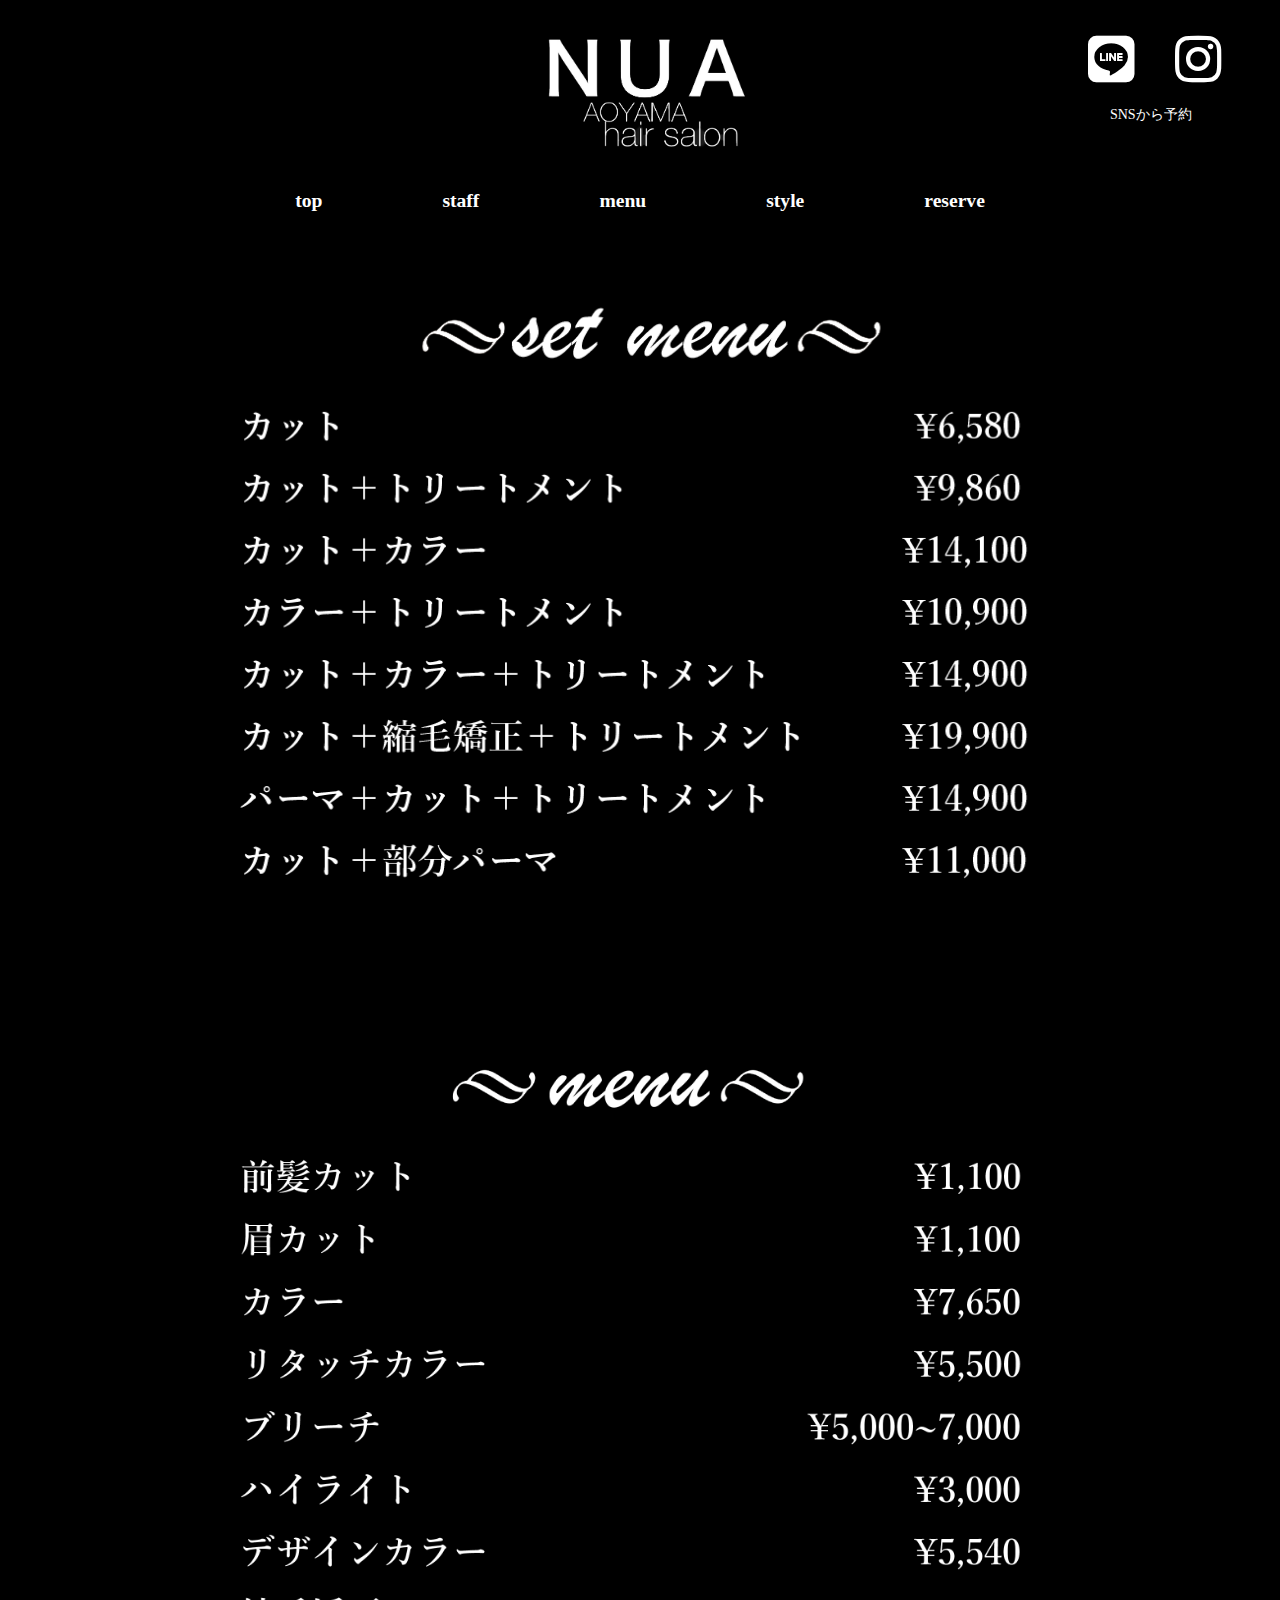
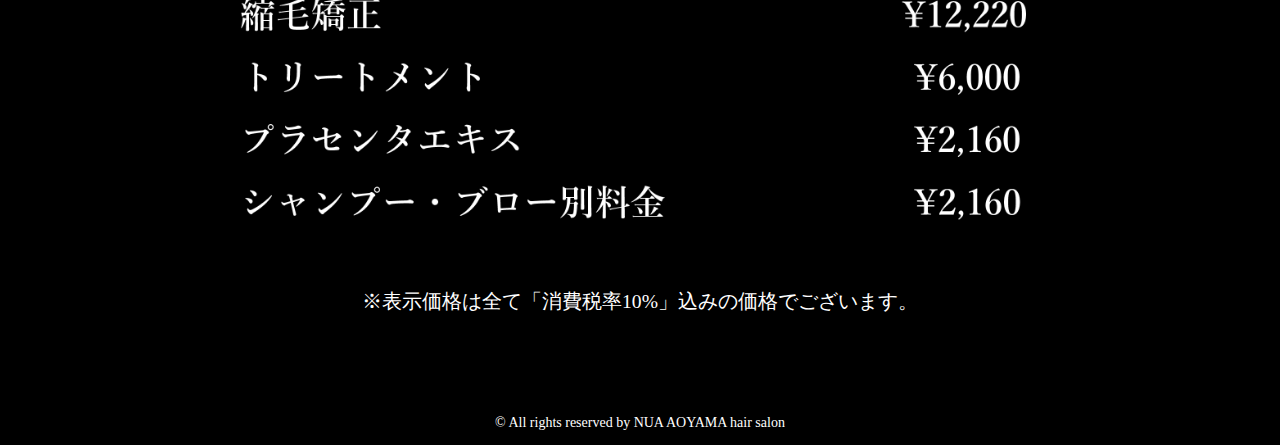
<file: menu.html>
<html>
  <head>
    <meta charset="UTF-8">
    <meta name="viewport" content="width=device-width, initial-scale=1.0">
    <title>yamaki style</title>
    <link rel="stylesheet" href="index.css">
    <link rel="stylesheet" href="menu.css">
    <link href="https://use.fontawesome.com/releases/v5.15.1/css/all.css" rel="stylesheet">
    <script src="top.js"></script>
  </head>
  <body>
    <header>
      <div class="header">
        <div class="header-left">
          <a href="index.html"><img src="images/logo-image1.png" class="logo"></a>
        </div>
        <div class="header-right">
          <div class="sns">
            <a href="https://line.me/ti/p/xdRO9kkG8H"><i class="fab fa-line fa-4x"></i></a>
            <a href="https://instagram.com/yamaki161?utm_medium=copy_link"><span class="insta"><i class="fab fa-instagram fa-4x"></i></span></a>
          </div>
          <p>SNSから予約</p>
        </div>
      </div>
      <div class="navigation">
        <ul class="nav">
          <li><a href="index.html">top</a></li>
          <li><a href="staff.html">staff</a></li>
          <li><a href="menu.html">menu</a></li>
          <li><a href="style.html">style</a></li>
          <li><a href="reserve.html">reserve</a></li>
        </ul>
      </div>
    </header>

    <div class="menus">
      <img src="images/menu1.png" class="menu">
      <img src="images/menu2.png" class="menu">
      <p>※表示価格は全て「消費税率10%」込みの価格でございます。</p>
    </div>
    <footer>
      <p>© All rights reserved by NUA AOYAMA hair salon</p>
    </footer>
    
  </body>
</html>
</file>
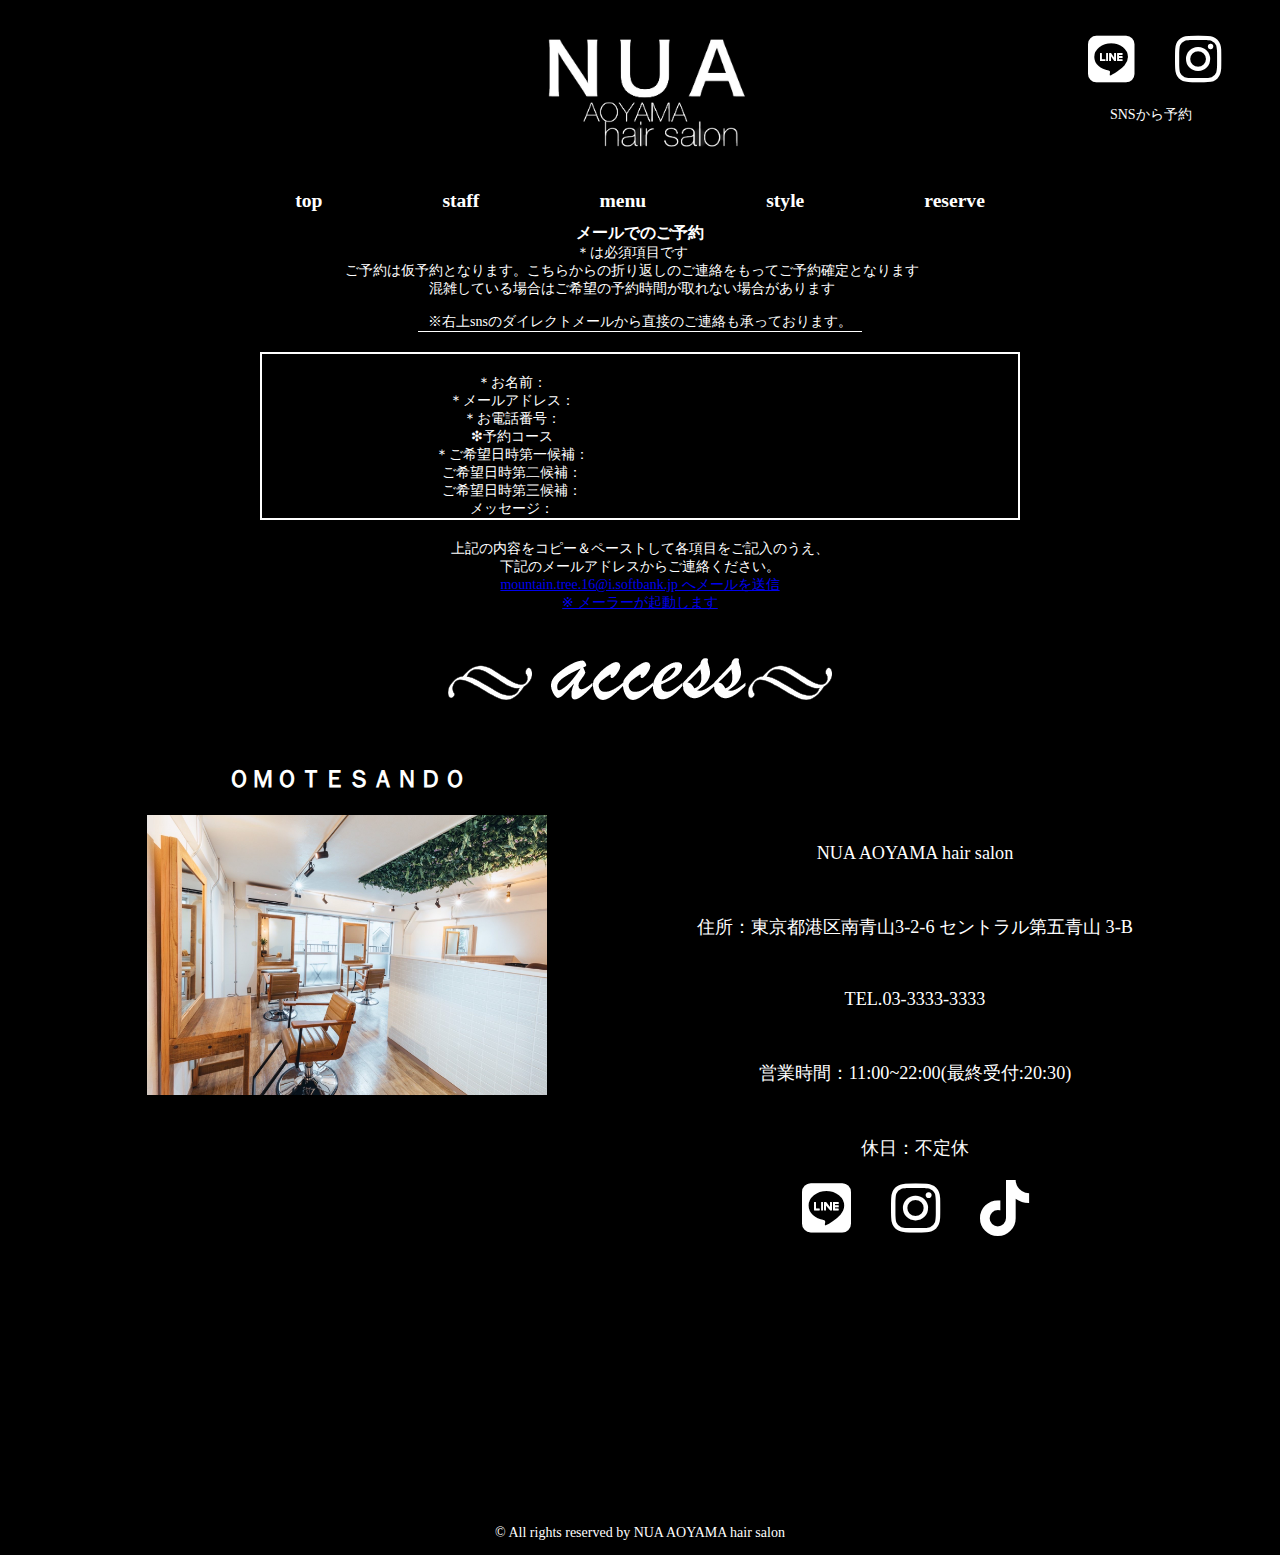
<file: reserve.html>
<html>
  <head>
    <meta charset="UTF-8">
    <meta name="viewport" content="width=device-width, initial-scale=1.0">
    <title>nua hair</title>
    <link rel="stylesheet" href="index.css">
    <link rel="stylesheet" href="reserve.css">
    <link href="https://use.fontawesome.com/releases/v5.15.1/css/all.css" rel="stylesheet">
    <link href="https://cdn.jsdelivr.net/npm/bootstrap@5.0.0-beta1/dist/css/bootstrap.min.css" rel="stylesheet" integrity="sha384-giJF6kkoqNQ00vy+HMDP7azOuL0xtbfIcaT9wjKHr8RbDVddVHyTfAAsrekwKmP1" crossorigin="anonymous">
  </head>
  <body>
    <header>
      <div class="header">
        <div class="header-left">
          <a href="index.html"><img src="images/logo-image1.png" class="logo"></a>
        </div>
        <div class="header-right">
          <div class="sns">
            <a href="https://line.me/ti/p/xdRO9kkG8H"><i class="fab fa-line fa-4x"></i></a>
            <a href="https://instagram.com/yamaki161?utm_medium=copy_link"><span class="insta"><i class="fab fa-instagram fa-4x"></i></span></a>
          </div>
          <p>SNSから予約</p>
        </div>
      </div>
      <div class="navigation">
        <ul class="nav">
          <li><a href="index.html" class="top">top</a></li>
          <li><a href="staff.html">staff</a></li>
          <li><a href="menu.html">menu</a></li>
          <li><a href="style.html">style</a></li>
          <li><a href="reserve.html">reserve</a></li>
        </ul>
      </div>
    </header>
  
    <section class="py-5">
      <h3 class="text-center font-weight-bold mb-5" id="net-reservation">メールでのご予約</h3>

      <ul>
        <li>＊は必須項⽬です</li>
        <li>ご予約は仮予約となります。こちらからの折り返しのご連絡をもってご予約確定となります</li>
        <li>混雑している場合はご希望の予約時間が取れない場合があります</li>
      </ul>
      
      <p class="careful">※右上snsのダイレクトメールから直接のご連絡も承っております。</p>

      <div class="mail">
        <p class="name">＊お名前：</p>
        <p class="email">＊メールアドレス：</p>
        <p class="tel">＊お電話番号：</p>
        <p class="course">❇︎予約コース</p>
        <p class="name">＊ご希望日時第一候補：</p>
        <p class="name">ご希望日時第二候補：</p>
        <p class="name">ご希望日時第三候補：</p>
        <p class="messeage">メッセージ：</p>
      </div>

      <!-- <form method="POST" class="border p-3 p-md-5 mb-5" action="mailto:manabuokubo0707@gmail.com">

        <div class="mb-3 row align-items-center">
          <label for="Subject" class="col-sm-2 col-form-label">ご用件＊</label>
          <div class="col-sm-10">
            <div class="form-check form-check-inline">
              <input type="radio" class="form-check-input" name="inlineRadioOptions" id="inlineRadio1" value="option1" required>
              <label class="form-check-label" for="inlineRadio1">ご予約</label>
            </div>
            <div class="form-check form-check-inline">
              <input type="radio" class="form-check-input" name="inlineRadioOptions" id="inlineRadio2" value="option2" required>
              <label class="form-check-label" for="inlineRadio2">お問い合わせ</label>
            </div>
            <div class="form-check form-check-inline">
              <input type="radio" class="form-check-input" name="inlineRadioOptions" id="inlineRadio3" value="option3" required>
              <label class="form-check-label" for="inlineRadio3">その他</label>
            </div>
          </div>
        </div>

        <div class="mb-3 row">
          <label for="Name" class="col-sm-2 col-form-label">お名前＊</label>
          <div class="col-sm-10">
            <input type="text" class="form-control" id="Named" placeholder="お名前を入力してください" required>
          </div>
        </div>

        <div class="mb-3 row">
          <label for="Email" class="col-sm-2 col-form-label">Eメール＊</label>
          <div class="col-sm-10">
            <input type="text" class="form-control" id="Email" value="" required>
          </div>
        </div>

        <div class="mb-3 row">
          <label for="Tel" class="col-sm-2 col-form-label">電話番号＊</label>
          <div class="col-sm-10">
            <input type="tel" class="form-control" id="Tel" placeholder="ハイフンなしで入力してください" required>
          </div>
        </div>

        <div class="mb-3 row">
          <label for="inputEmail" class="col-lg-2 col-form-label">ご予約希望日時</label>
          <div class="col-sm-10">
            <div class="row">
              <div class="col-md-4 mb-3">
                <select class="custom-select form-control-sm d-block w-100" id="date" required>
                  <option value="希望日なし">希望月なし</option>
                  <option value="1月">1月</option>
                  <option value="2月">2月</option>
                  <option value="3月">3月</option>
                  <option value="4月">4月</option>
                  <option value="5月">5月</option>
                  <option value="6月">6月</option>
                  <option value="7月">7月</option>
                  <option value="8月">8月</option>
                  <option value="9月">9月</option>
                  <option value="10月">10月</option>
                  <option value="11月">11月</option>
                  <option value="12月">12月</option>
                </select>
                <div class="invalid-feedback">
                  月を選択してください
                </div>
              </div>
              <div class="col-md-4 mb-3">
                <select class="custom-select form-control-sm d-block w-100" id="date" required>
                  <option value="希望日なし">希望日なし</option>
                  <option value="1日">1日</option>
                  <option value="2日">2日</option>
                  <option value="3日">3日</option>
                  <option value="4日">4日</option>
                  <option value="5日">5日</option>
                  <option value="6日">6日</option>
                  <option value="7日">7日</option>
                  <option value="8日">8日</option>
                  <option value="9日">9日</option>
                  <option value="10日">10日</option>
                  <option value="11日">11日</option>
                  <option value="12日">12日</option>
                  <option value="13日">13日</option>
                  <option value="14日">14日</option>
                  <option value="15日">15日</option>
                  <option value="16日">16日</option>
                  <option value="17日">17日</option>
                  <option value="18日">18日</option>
                  <option value="19日">19日</option>
                  <option value="20日">20日</option>
                  <option value="21日">21日</option>
                  <option value="22日">22日</option>
                  <option value="23日">23日</option>
                  <option value="24日">24日</option>
                  <option value="25日">25日</option>
                  <option value="26日">26日</option>
                  <option value="27日">27日</option>
                  <option value="28日">28日</option>
                  <option value="29日">29日</option>
                  <option value="30日">30日</option>
                  <option value="31日">31日</option>
                </select>
                <div class="invalid-feedback">
                  日にちを選択してください
                </div>
              </div>
              <div class="col-md-4 mb-3">
                <select class="custom-select form-control-sm d-block w-100" id="time" required>
                  <option value="希望時間なし">希望時間なし</option>
                  <option value="9時">9時</option>
                  <option value="9時半">9時半</option>
                  <option value="10時">10時</option>
                  <option value="10時半">10時半</option>
                  <option value="11時">11時</option>
                  <option value="11時半">11時半</option>
                  <option value="12時">12時</option>
                  <option value="12時半">12時半</option>
                  <option value="15時">15時</option>
                  <option value="15時半">15時半</option>
                  <option value="16時">16時</option>
                  <option value="16時半">16時半</option>
                  <option value="17時">17時</option>
                  <option value="17時半">17時半</option>
                </select>
                <div class="invalid-feedback">
                  時間を選択してください
                </div>
              </div>
            </div>
          </div>
        </div>

        <div class="mb-5 row align-items-center">
          <label for="Subject" class="col-sm-2 col-form-label">メッセージ</label>
          <div class="col-sm-10">
            <div class="form-floating">
              <textarea class="form-control" placeholder="ここにコメントを残す" id="floatingTextarea2" style="height: 100px"></textarea>
              <label for="floatingTextarea2">当店にメッセージがある方はこちらにお書きください</label>
            </div>
          </div>
        </div>

        <div class="d-flex justify-content-center mb-2">
          <div class="form-check">
            <input class="form-check-input" type="checkbox" value="" id="invalidCheck" required>
            <label class="form-check-label" for="invalidCheck">
              利用規約に同意する
            </label>
          </div>
        </div>
        <div class="col-12 text-center">
          <button type=" submit" class="btn btn-primary"　value="">フォームを送信</button>
        </div>
      </form> -->

      <div class="mb-5 text-center">
        <p class="text-left">上記の内容をコピー＆ペーストして各項目をご記入のうえ、<br>下記のメールアドレスからご連絡ください。</p>
      </div>

      <div class="text-center">
        <a href="mailto:mountain.tree.16@i.softbank.jp" class="border btn btn-light p-4 fw-bolder col-md-8">
          mountain.tree.16@i.softbank.jp へメールを送信<br>
          <span class="fw-normal">※ メーラーが起動します</span>
        </a>
      </div>
    </section>

    <div class="shop" id="shop">
      <img src="images/title2.png" class="title2">
      <duv class="shop-info">
        <div class="map">
          <h3>ＯＭＯＴＥＳＡＮＤＯ</h3>
          <img src="images/shop.jpg" class="appearance">
          <iframe src="https://www.google.com/maps/embed?pb=!1m18!1m12!1m3!1d3241.3798909633633!2d139.71538941504787!3d35.667646880197594!2m3!1f0!2f0!3f0!3m2!1i1024!2i768!4f13.1!3m3!1m2!1s0x60188c9de9ecc8b1%3A0xc1fedbfa6bb92cff!2z44CSMTA3LTAwNjIg5p2x5Lqs6YO95riv5Yy65Y2X6Z2S5bGx77yT5LiB55uu77yS4oiS77yWIOOCu-ODs-ODiOODqeODq-esrOS6lOmdkuWxsQ!5e0!3m2!1sja!2sjp!4v1627907824795!5m2!1sja!2sjp" width="400" height="300" style="border:0;" allowfullscreen="" loading="lazy"></iframe>
        </div>
        <div class="info-right">
          <p>NUA AOYAMA hair salon</p>
          <p>住所：東京都港区南青山3-2-6 セントラル第五青山 3-B</p>
          <p>TEL.03-3333-3333</p>
          <p>営業時間：11:00~22:00(最終受付:20:30)</p>
          <p>休日：不定休</p>
          <div class="sns2">
            <a href="https://line.me/ti/p/xdRO9kkG8HA"><i class="fab fa-line fa-4x"></i></a>
            <a href="https://instagram.com/yamaki161?utm_medium=copy_link"><span class="insta"><i class="fab fa-instagram fa-4x"></i></span></a>
            <a href="https://vt.tiktok.com/ZSJKEvQBj/"><i class="fab fa-tiktok fa-4x"></i></a>
          </div>
        </div>
      </div>
    </div> 
    <!-- JavaScript -->
    <!-- <script src="https://cdn.jsdelivr.net/npm/bootstrap@5.0.0-beta1/dist/js/bootstrap.bundle.min.js" integrity="sha384-ygbV9kiqUc6oa4msXn9868pTtWMgiQaeYH7/t7LECLbyPA2x65Kgf80OJFdroafW" crossorigin="anonymous"></script> -->
    <footer>
      <p>© All rights reserved by NUA AOYAMA hair salon</p>
    </footer>
  </body>
</html>
</file>
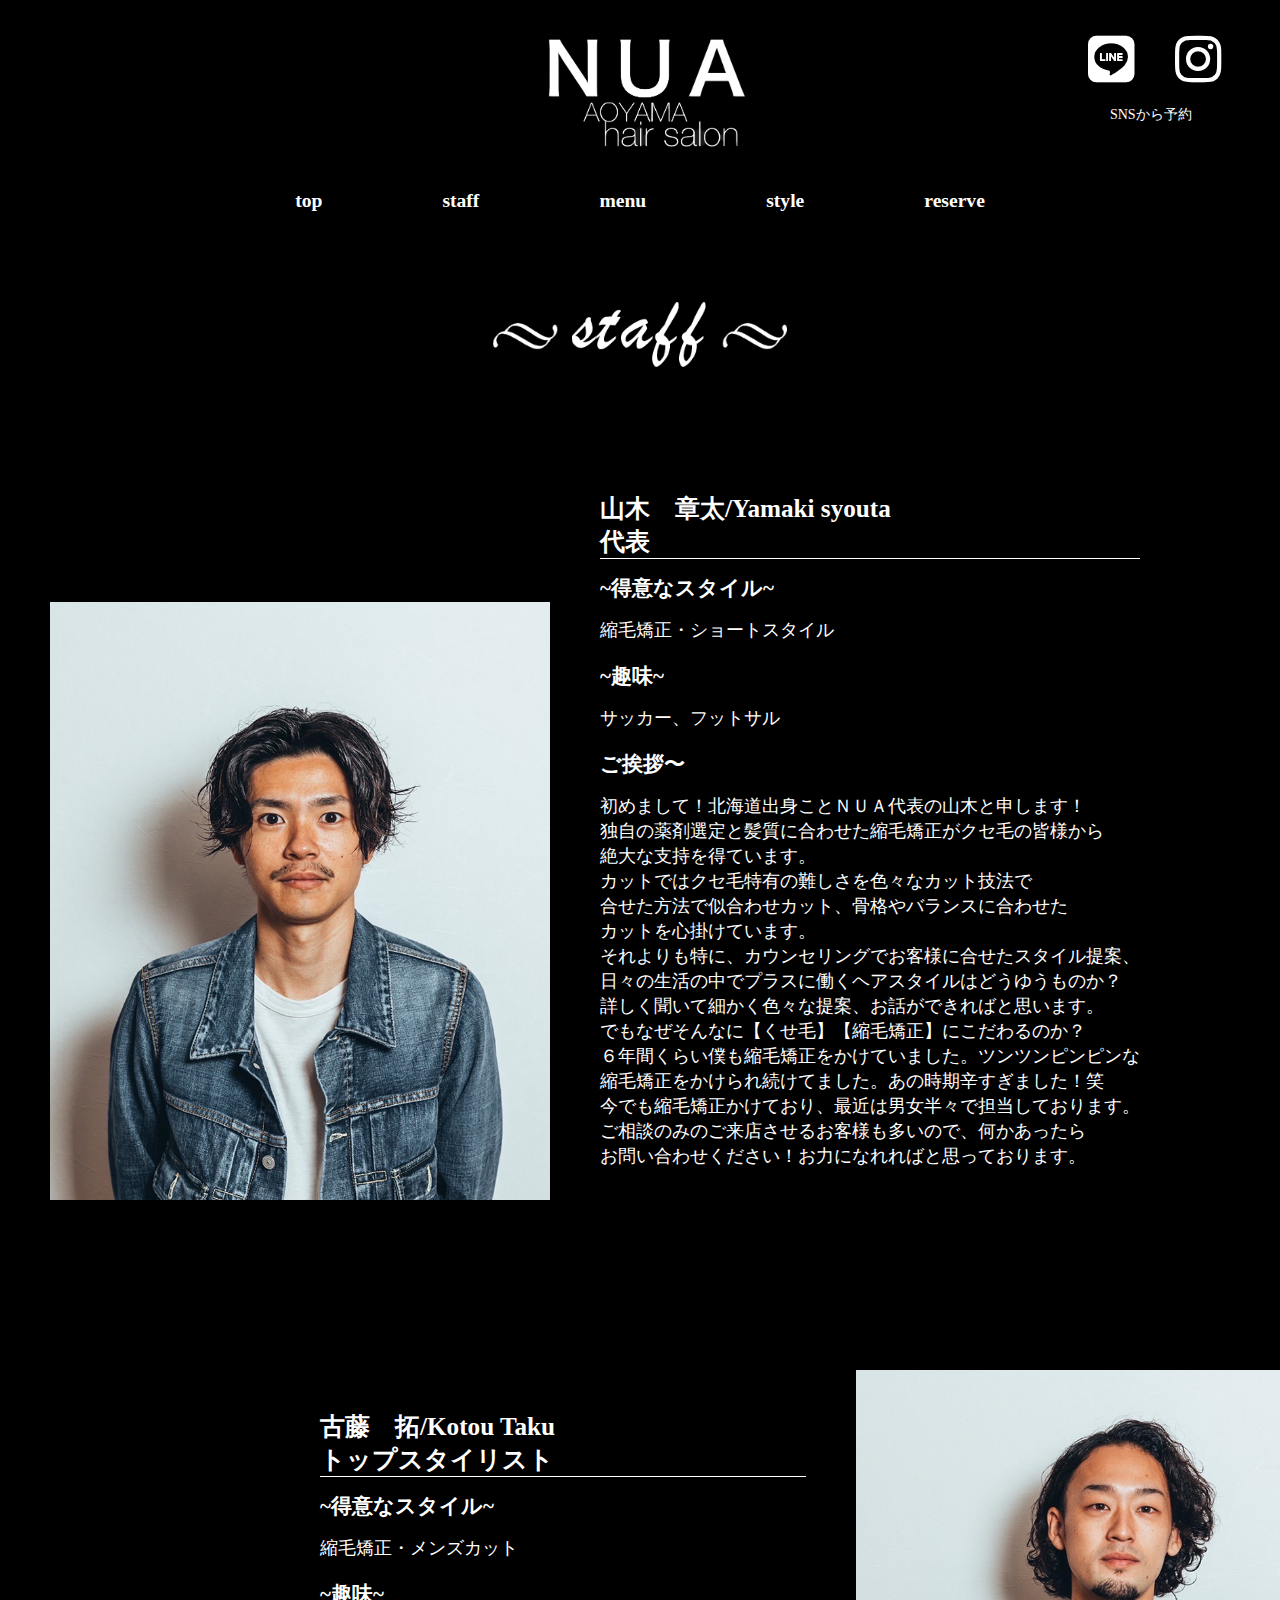
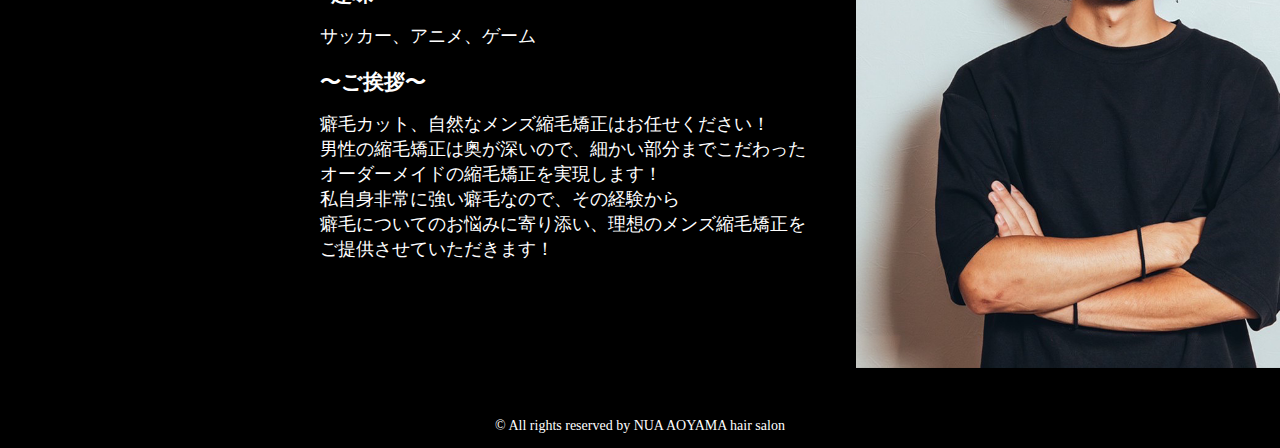
<file: staff.html>
<html>
  <head>
    <meta charset="UTF-8">
    <meta name="viewport" content="width=device-width, initial-scale=1.0">
    <title>yamaki style</title>
    <link rel="stylesheet" href="index.css">
    <link rel="stylesheet" href="staff.css">
    <link href="https://use.fontawesome.com/releases/v5.15.1/css/all.css" rel="stylesheet">
    <script src="top.js"></script>
  </head>
  <body>
    <header>
      <div class="header">
        <div class="header-left">
          <a href="index.html"><img src="images/logo-image1.png" class="logo"></a>
        </div>
        <div class="header-right">
          <div class="sns">
            <a href="https://line.me/ti/p/xdRO9kkG8H"><i class="fab fa-line fa-4x"></i></a>
            <a href="https://instagram.com/yamaki161?utm_medium=copy_link"><span class="insta"><i class="fab fa-instagram fa-4x"></i></span></a>
          </div>
          <p>SNSから予約</p>
        </div>
      </div>
      <div class="navigation">
        <ul class="nav">
          <li><a href="index.html">top</a></li>
          <li><a href="staff.html">staff</a></li>
          <li><a href="menu.html">menu</a></li>
          <li><a href="style.html">style</a></li>
          <li><a href="reserve.html">reserve</a></li>
        </ul>
      </div>
    </header>
    
    <div class="top-wrapper">
      <img src="images/title1-1.png" class="staff-title">
      <div class="profile">
        <img src="images/man1.png" class="man">
        <div class="top-text">
          <h5 class="name">山木　章太/Yamaki syouta</h5>
          <h5 class="position">代表</h5>
          <h4>~得意なスタイル~</h4>
          <p>縮毛矯正・ショートスタイル</p>
          <h4>~趣味~</h4>
          <P>サッカー、フットサル</P>
          <h4>ご挨拶〜</h4>
          <p>初めまして！北海道出身ことＮＵＡ代表の山木と申します！<br>
            独自の薬剤選定と髪質に合わせた縮毛矯正がクセ毛の皆様から<br>
            絶大な支持を得ています。<br>
            カットではクセ毛特有の難しさを色々なカット技法で<br>
            合せた方法で似合わせカット、骨格やバランスに合わせた<br>
            カットを心掛けています。<br>
            それよりも特に、カウンセリングでお客様に合せたスタイル提案、<br>
            日々の生活の中でプラスに働くヘアスタイルはどうゆうものか？<br>
            詳しく聞いて細かく色々な提案、お話ができればと思います。<br>
            でもなぜそんなに【くせ毛】【縮毛矯正】にこだわるのか？<br>
            ６年間くらい僕も縮毛矯正をかけていました。ツンツンピンピンな<br>
            縮毛矯正をかけられ続けてました。あの時期辛すぎました！笑<br>
            今でも縮毛矯正かけており、最近は男女半々で担当しております。<br>
            ご相談のみのご来店させるお客様も多いので、何かあったら<br>
            お問い合わせください！お力になれればと思っております。
          </p>
        </div>
      </div>

      <div class="profile2">
        <div class="top-text2">
          <h5 class="name">古藤　拓/Kotou Taku</h5>
          <h5 class="position">トップスタイリスト</h5>
          <h4>~得意なスタイル~</h4>
          <p>縮毛矯正・メンズカット</p>
          <h4>~趣味~</h4>
          <P>サッカー、アニメ、ゲーム</P>
          <h4>〜ご挨拶〜</h4>
          <p>
            癖毛カット、自然なメンズ縮毛矯正はお任せください！<br>
            男性の縮毛矯正は奥が深いので、細かい部分までこだわった<br>
            オーダーメイドの縮毛矯正を実現します！<br>
            私自身非常に強い癖毛なので、その経験から<br>
            癖毛についてのお悩みに寄り添い、理想のメンズ縮毛矯正を<br>
            ご提供させていただきます！<br>
          </p>
        </div>
        <div class="top-image">
          <img src="images/man2.png" class="man2">
        </div>
      </div>
    </div>
    
    <footer>
      <p>© All rights reserved by NUA AOYAMA hair salon</p>
    </footer>
  </body>
</html>
</file>
<file: index.css>
/* リセットCSS */
body {
  font-family: Georgia, 'Times New Roman', Times, serif;
  font-size: 14px;
  color: white;
  margin: 0 auto;
  background-color: black;
  text-align: center;
}

h1,h2,h3,h4,h5,h6,p {
  padding: 0 0;
  margin: 0;
}

ul,li {
  padding: 0;
  margin: 0;
}

/* header */
header {
  background-color: black; 
  font-family: Georgia, 'Times New Roman', Times, serif;
}

.header {
  display: flex;
}

.header-left {
  width: 60%;
  margin-left: 30%;
}

.header-right {
  color: white;
  padding-top: 1%;
  padding-right: 3%;
  width: 40%;
}

.header-right a {
  text-align: right;
  display: block;
  font-size: 95%;
  flex-wrap: nowrap;
}

/* .header-right h4 {
  font-size: 180%;
  text-align: right;
} */

.logo {
  width: 220px;
  height: 150px;
  margin: 20px auto 10px;
  display: block;
}

.navigation {
  background-color: black;
}

.nav {
  display: flex;
  justify-content: center;
  list-style: none;
}

.nav li {
  margin: 10px 60px 10px 60px;
  font-weight: bold;
  font-size: 140%;
  
}

.nav a {
  text-decoration: none;
  color: white;
  display: inline-block;
  transition: .3s;
  -webkit-transform: scale(1);
  transform: scale(1);
 
}

.nav a:hover {
  -webkit-transform: scale(1.1);
  transform: scale(1.5);
  color: palevioletred;
}

.sns {
  display: flex;
  justify-content: flex-end;
}

.sns a {
  margin: 20px 20px;
  color: white;
}

.header-right p {
  text-align: right;
  margin-right: 50px;
}

/* main部分 */
.main {
  background-color: black;
  font-family: Georgia, 'Times New Roman', Times, serif;
}

.slide {
	position:relative;
  height:700px;
  display: flex;
  justify-content: center;
  padding-top: 30px;
}

.slide img {
	position:absolute;
	opacity:0;
	transition:all 1s ease-in-out;
	height:100%;
	object-fit:contain;
}

#slide_speed {
  display: none;
}

.contents {
  width: 900px;
  margin: 200px auto 200px; 
  position: relative;
}

.contents p {
  flex-wrap: wrap;
  width: 700px;
  margin: 20px auto;
  font-size: 140%;
  color: white;
}

.concepts {
  text-align: center;
}

.salon {
  width: 900px;
  display: flex;
  justify-self: center;
  opacity: 0.7;  
}

.concepts {
  position: absolute;
  top: 20%;
  left: 12%;
  color: white;
  font-weight: bold;
}


/* shop */
.shop {
  padding-bottom: 100px;
  text-align: center;
}


.appearance {
  width: 400px;
  height: 280px;
}

iframe {
  margin-right: 150px;
  margin-top: 30px;
  
}

.map {
  display: flex;
  flex-direction: column;
}


.shop h3 {
  font-size: 170%;
  margin-top: 20px;
  margin-bottom: 20px;
  color: white;
  text-align: left;
  margin-left: 80px;
}

.shop-info {
  display: flex;
  justify-content: center;
}

.info-right {
  margin-top: 50px;
}

.info-right p {
  font-size: 130%;
  margin-top: 50px;
  color: white;
}

table {
  margin-top: 30px;
  margin-right: 20px;
}

.sns2 {
  display: flex;
  justify-content: center;
}

.sns2 a {
  margin: 20px 20px;
  color: white;
}

footer {
  background-color: black;
  color: white;
  width: 100%;
  height: 30px;
  float: initial;
}


@media screen and (max-width: 599px) {
  .header-right a, .header-right p {
    font-size: 60%;
  }

  .header-right p {
    margin-right: 20px;
  }

  .fab {
    font-size: 60%;
  }

  .logo {
    width: 100px;
    height: 65px;
  }

  .sns a {
    margin: 10px 10px;
  }

  .nav li {
    margin: 10px 20px 10px 20px;
    font-weight: bold;
    font-size: 75%;
  }
  

  .slide {
    height: 230px;
  }

  .contents {
    width: 360px;
    margin: 20px auto 20px; 
  }
  
  .contents h1 {
    margin-top: 15px;
  }
  
  .contents p {
    flex-wrap: wrap;
    width: 230px;
    margin: 10px auto;
    font-size: 60%;
    color: white;
  }
  
  .salon {
    width: 310px;
    margin: 100px auto 0;
  }

  .concepts {
    top: 15%;
    left: 18%;
  }

  .title3 {
    width: 180px;
  }

  .concepts h1 {
    font-size: 120%;
  }

  .title2 {
    width: 180px;
    margin-top: 30px;
  }

  .shop-info {
    display: initial;
  }

  .appearance, iframe {
    width: 280px;
    height: 200px;
    margin: 0 auto 20px;
  }

  .map h3 {
    text-align: center;
    font-size: 100%;
    margin-left: initial;
  }

  .info-right p {
    font-size: 80%;
    text-align: center;
    margin-top: initial;
  }

  .info-right {
    text-align: left;
    margin-top: 20px;
  }
		
　　　.sns2 {
   font-size: 60%;
    margin: 0 15px;
  }

  footer {
    font-size: 60%;
  }

  

}

/* i pad  */
@media screen and (min-width:768px) and ( max-width:1024px) {
  .header-right a, .header-right p {
    font-size: 80%;
  }

  .fab {
    font-size: 80%;
  }

  .logo {
    width: 180px;
    height: 115px;
  }

  .nav li {
    font-size: 130%;
    margin: 10px 30px;
  }
  

  .slide {
    height: 450px;
  }

  .contents {
    width: 650px;
    margin: 20px auto 20px; 
  }
  
  .contents p {
    width: 450px;
    font-size: 80%;
  }
  
  .salon {
    width: 550px;
    margin: 100px auto 0;
  }

  .concepts {
    top: 15%;
    left: 18%;
  }

  .title3 {
    width: 250px;
    margin-top: 50px;
  }

  .concepts h1 {
    font-size: 140%;
  }

  .title2 {
    width: 250px;
    margin-top: 70px;
  }

  .shop-info {
    display: initial;
  }

  .appearance, iframe {
    width: 450px;
    height: 400px;
    margin: 0 auto 20px;
  }

  .map h3 {
    font-size: 120%;
    text-align: center;
    margin-left: initial;
  }

  .info-right p {
    font-size: 120%;
    margin-top: initial;
  }

}
</file>
<file: menu.css>
.menus {
  text-align: center;
}

.menu {
  width: 800px;
  margin: 50px auto;
}

.menus p {
  text-align: center;
  font-size: 140%;
  margin-bottom: 100px;
}


@media screen and (max-width: 599px) {
  .menu {
    width: 320px;
    margin: 20px auto;
  }

  .menus p {
    font-size: 70%;
  }
}

/* i pad  */
@media screen and (min-width:768px) and ( max-width:1024px) {
  .menu {
    width: 600px;
    margin: 40px auto;
  }

  .menus p {
    font-size: 110%;
  }
}
</file>
<file: reserve.css>
section, .shop {
  background-color: black;
  color: white;
}



.custom-select {
  border: 1px solid lightgray;
  /* box-shadow: 2px 2px 3px 1px #666;
  -moz-box-shadow: 2px 2px 3px 1px #666;
　-webkit-box-shadow: 2px 2px 3px 1px #666; */
}

.py-5 li {
  list-style: none;
  padding-right: 1rem;
}

.careful {
  margin-top: 15px;
  border-bottom: 1px solid white;
  display: inline-block;
  padding: 0 10px;
}

.mail {
  width: 500px;
  margin: 20px auto;
  padding-right: 20%;
  padding-top: 20px;
  border: 2px solid white;
}


@media screen and (max-width: 599px) {
  .mail {
    width: 330px;
    font-size: 70%;
    padding-right: 50%;
  }

  .py-5 {
    font-size: 80%;
  }
  .text-center {
    width: 330px;
    margin: 0 auto;
  }

  .careful {
    font-size: 80%;
    margin-top: initial;
  }


}

/* i pad  */
@media screen and (min-width:768px) and ( max-width:1024px) {
  


}
</file>
<file: staff.css>
/* top-wrapper */
.top-wrapper {
  text-align: center;
}

.staff-title {
  height: 100px;
  margin-top: 60px;
}

/* profile */
.profile, .profile2 {
  display: flex;
  margin-top: 20px;
}

.man, .man2 {
  width: 500px;
  margin: 50px;
}

.man {
  margin-top: 200px;
  margin-bottom: 100px;
}

.top-text, .top-text2 {
  margin-top: 90px;
  text-align: left;
}

.top-text h5, .top-text2 h5 {
  font-size: 180%;
}

.top-text h4, .top-text2 h4 {
  font-size: 150%;
  margin-bottom: 15px;
}

.top-text p, .top-text2 p {
  font-size: 130%;
  margin-bottom: 20px;
  white-space: nowrap;
}

.position {
  border-bottom: 1.5px solid white;
  margin-bottom: 15px;
}

.profile2 {
  margin-left: 25%;
}

.clearfix::after {
	content: "";
	display: block;
	clear: both;
}

@media screen and (max-width: 599px) {
  .slide {
    height: 230px;
  }

  .staff-title {
    width: 130px;
    height: 50px;
    margin-top: initial;
  }

  .man, .man2 {
    width: 240px;
    height: 300px;
    margin: 0 auto;
  }

  .top-image {
    order: 1;
  }

  .top-wrapper {
    width: 300px;
    margin: 10px auto 10px;
  }


  .profile, .profile2 {
    flex-direction: column;
  }

  .top-text, .top-text2 {
    margin-top: 30px;
    margin-bottom: 30px;
    order: 2;
    text-align: center;
  }

  .top-text h5, .top-text2 h5 {
    font-size: 100%;
  }
  
  .top-text h4, .top-text2 h4 {
    font-size: 90%;
  }
  
  .top-text p, .top-text2 p {
    font-size: 75%;
  }

  .profile2 {
    margin-left: initial;
  }

}

/* i pad  */
@media screen and (min-width:768px) and ( max-width:1024px) {
  .staff-title {
    width: 150px;
    height: 66px;
    margin-top: initial;
  }

  .man, .man2 {
    width: 280px;
    height: 400px;
    margin: 30px;
  }

  .man {
    margin-top: 100px;
  }

  .top-wrapper {
    width: 650px;
    margin: 10px auto 10px;
  }

  .top-text, .top-text2 {
    margin-top: 60px;
    margin-bottom: 80px;
  }

  .top-text h5, .top-text2 h5 {
    font-size: 100%;
  }
  
  .top-text h4, .top-text2 h4 {
    font-size: 90%;
  }
  
  .top-text p, .top-text2 p {
    font-size: 75%;
  }

  .profile2 {
    margin-left: 30px;
  }

  .profile2 {
    margin-left: 10%;
  }


}
</file>
